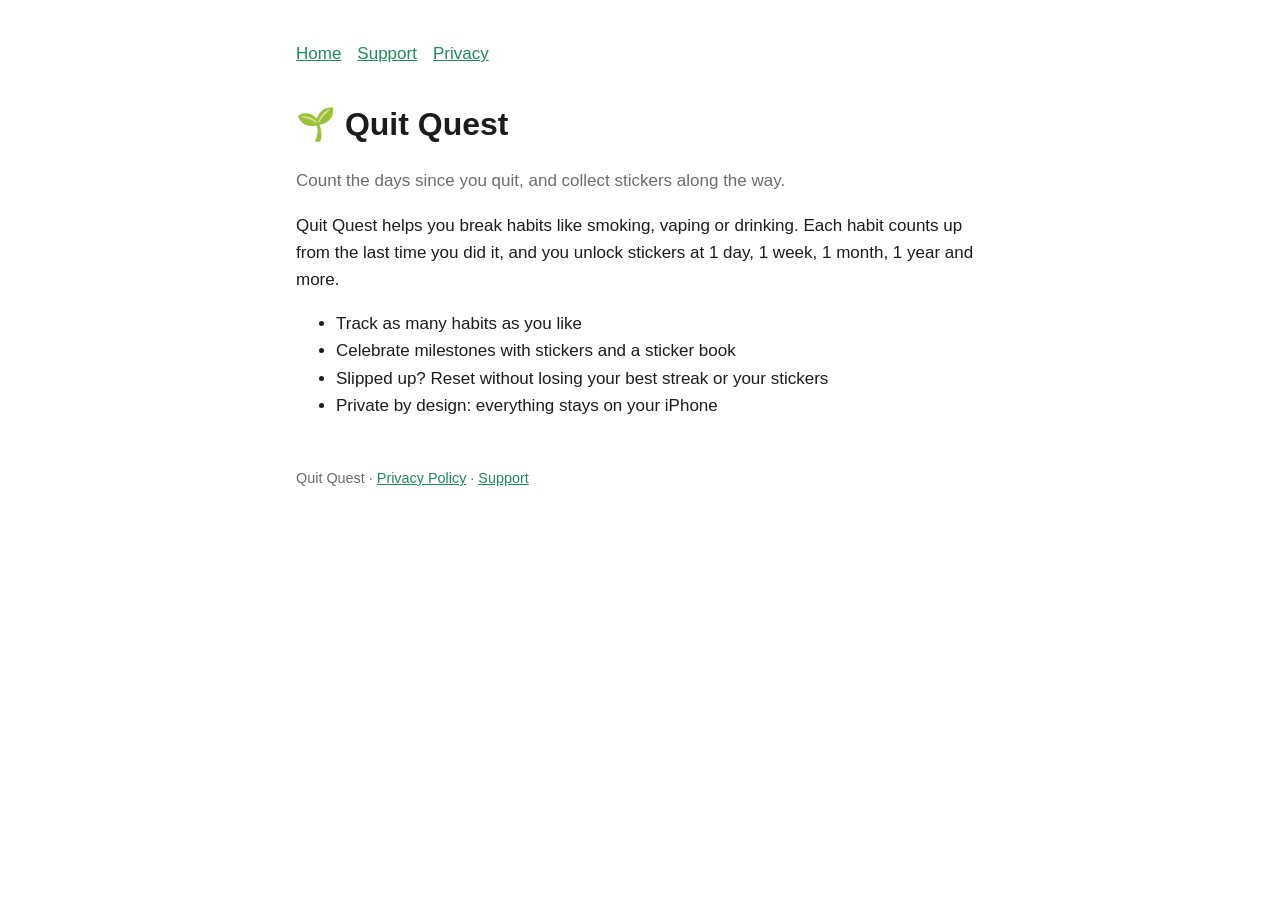
<file: docs/index.html>
<!doctype html>
<html lang="en">
<head>
  <meta charset="utf-8">
  <meta name="viewport" content="width=device-width, initial-scale=1">
  <title>Quit Quest</title>
  <link rel="stylesheet" href="style.css">
</head>
<body>
<main>
  <nav><a href="index.html">Home</a><a href="support.html">Support</a><a href="privacy.html">Privacy</a></nav>
  <h1>🌱 Quit Quest</h1>
  <p class="muted">Count the days since you quit, and collect stickers along the way.</p>
  <p>Quit Quest helps you break habits like smoking, vaping or drinking. Each habit counts up from the last time you did it, and you unlock stickers at 1 day, 1 week, 1 month, 1 year and more.</p>
  <ul>
    <li>Track as many habits as you like</li>
    <li>Celebrate milestones with stickers and a sticker book</li>
    <li>Slipped up? Reset without losing your best streak or your stickers</li>
    <li>Private by design: everything stays on your iPhone</li>
  </ul>
  <footer>Quit Quest · <a href="privacy.html">Privacy Policy</a> · <a href="support.html">Support</a></footer>
</main>
</body>
</html>
</file>
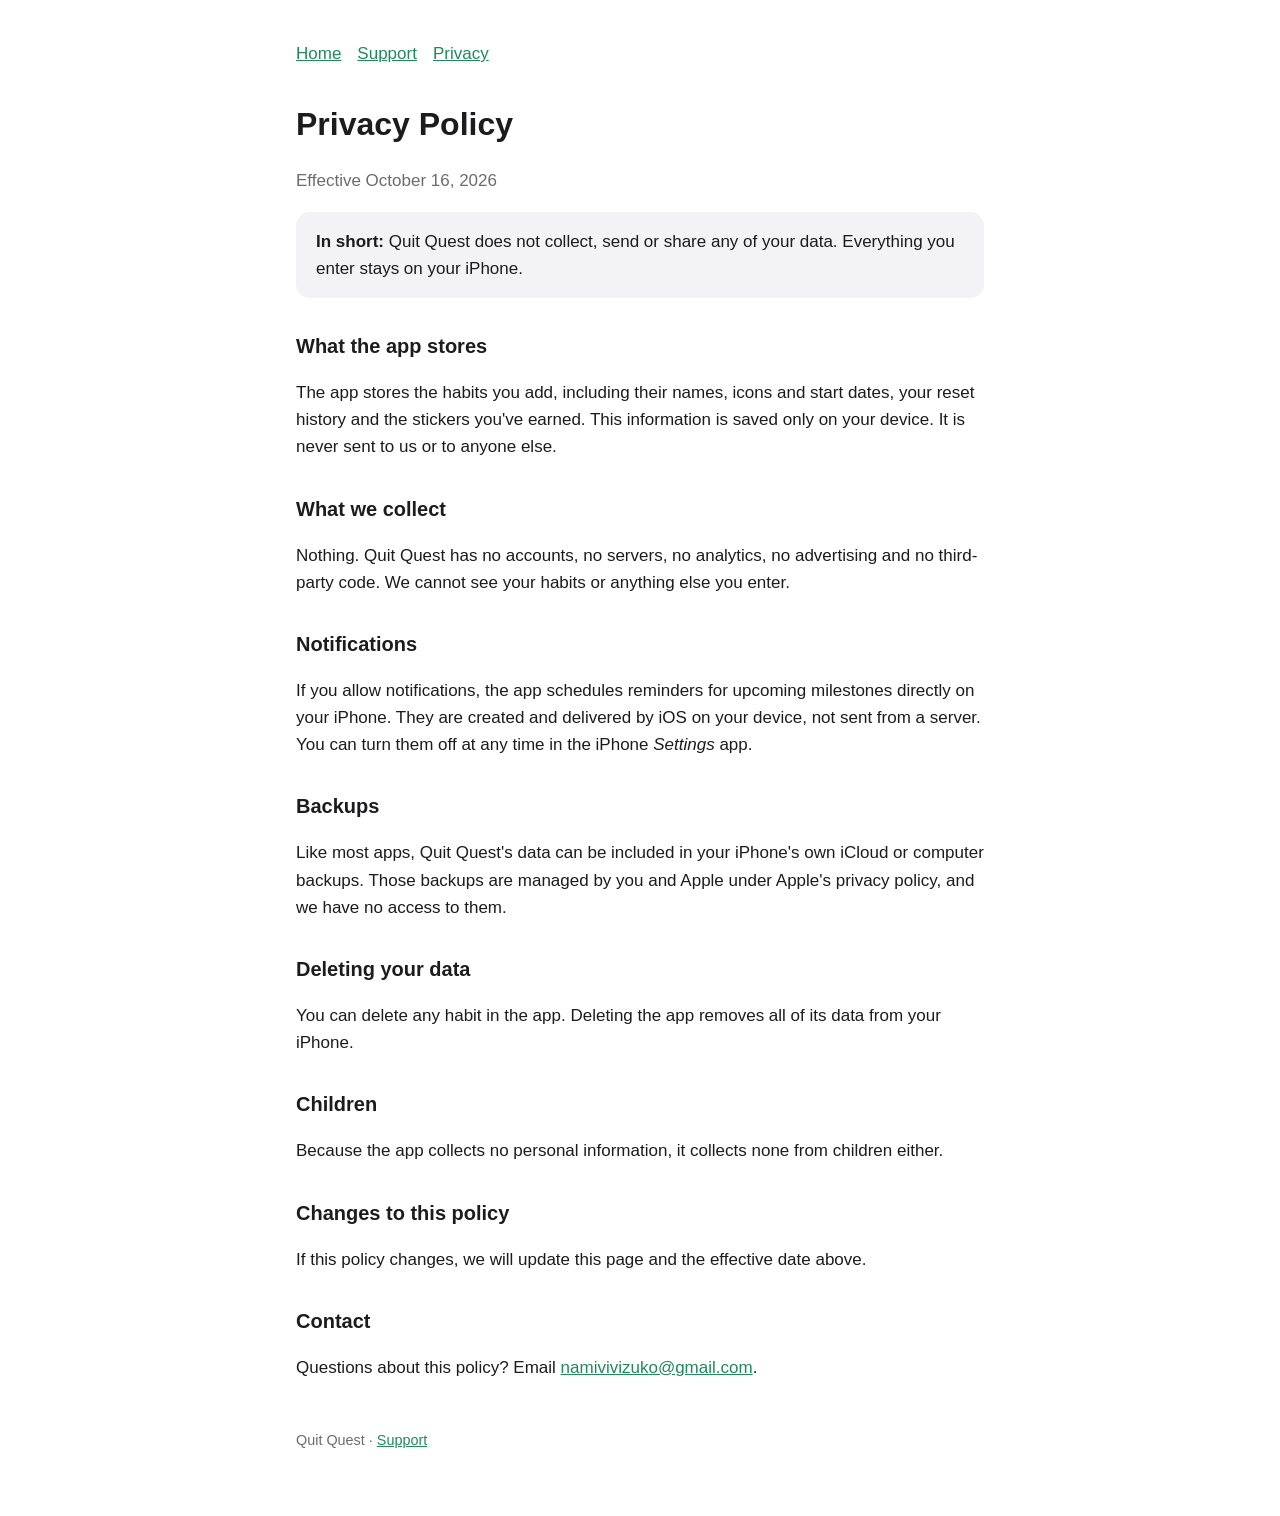
<file: docs/privacy.html>
<!doctype html>
<html lang="en">
<head>
  <meta charset="utf-8">
  <meta name="viewport" content="width=device-width, initial-scale=1">
  <title>Quit Quest Privacy Policy</title>
  <link rel="stylesheet" href="style.css">
</head>
<body>
<main>
  <nav><a href="index.html">Home</a><a href="support.html">Support</a><a href="privacy.html">Privacy</a></nav>
  <h1>Privacy Policy</h1>
  <p class="muted">Effective October 16, 2026</p>

  <div class="card">
    <strong>In short:</strong> Quit Quest does not collect, send or share any of your data. Everything you enter stays on your iPhone.
  </div>

  <h2>What the app stores</h2>
  <p>The app stores the habits you add, including their names, icons and start dates, your reset history and the stickers you've earned. This information is saved only on your device. It is never sent to us or to anyone else.</p>

  <h2>What we collect</h2>
  <p>Nothing. Quit Quest has no accounts, no servers, no analytics, no advertising and no third-party code. We cannot see your habits or anything else you enter.</p>

  <h2>Notifications</h2>
  <p>If you allow notifications, the app schedules reminders for upcoming milestones directly on your iPhone. They are created and delivered by iOS on your device, not sent from a server. You can turn them off at any time in the iPhone <em>Settings</em> app.</p>

  <h2>Backups</h2>
  <p>Like most apps, Quit Quest's data can be included in your iPhone's own iCloud or computer backups. Those backups are managed by you and Apple under Apple's privacy policy, and we have no access to them.</p>

  <h2>Deleting your data</h2>
  <p>You can delete any habit in the app. Deleting the app removes all of its data from your iPhone.</p>

  <h2>Children</h2>
  <p>Because the app collects no personal information, it collects none from children either.</p>

  <h2>Changes to this policy</h2>
  <p>If this policy changes, we will update this page and the effective date above.</p>

  <h2>Contact</h2>
  <p>Questions about this policy? Email <a href="mailto:namivivizuko@gmail.com">namivivizuko@gmail.com</a>.</p>

  <footer>Quit Quest · <a href="support.html">Support</a></footer>
</main>
</body>
</html>
</file>
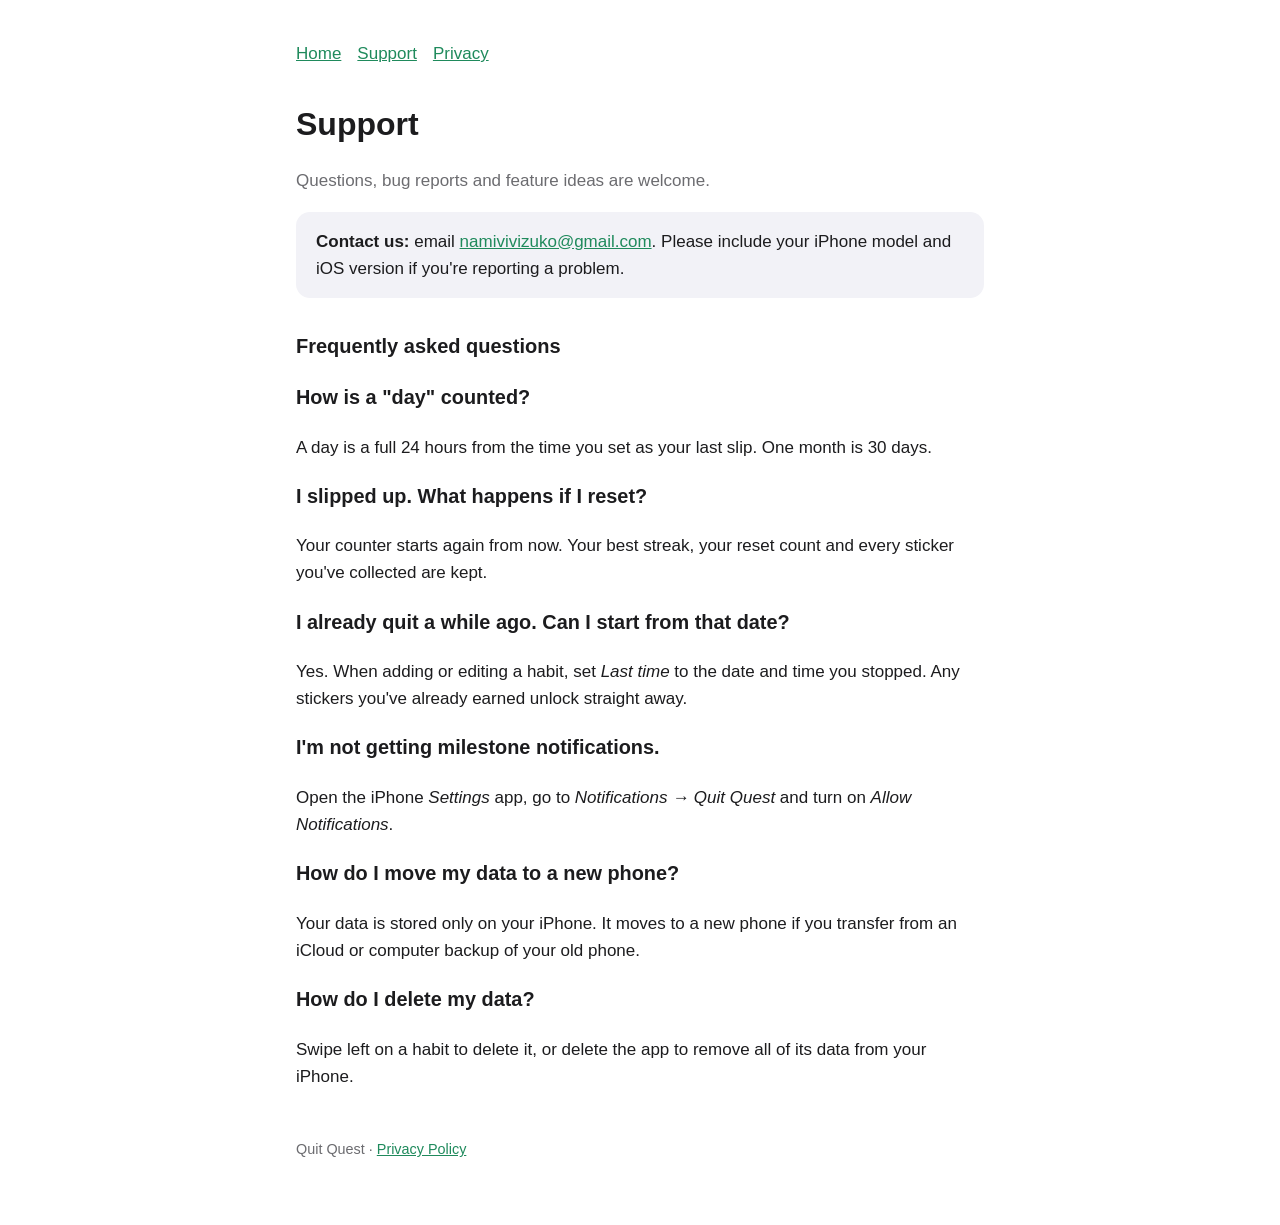
<file: docs/support.html>
<!doctype html>
<html lang="en">
<head>
  <meta charset="utf-8">
  <meta name="viewport" content="width=device-width, initial-scale=1">
  <title>Quit Quest Support</title>
  <link rel="stylesheet" href="style.css">
</head>
<body>
<main>
  <nav><a href="index.html">Home</a><a href="support.html">Support</a><a href="privacy.html">Privacy</a></nav>
  <h1>Support</h1>
  <p class="muted">Questions, bug reports and feature ideas are welcome.</p>

  <div class="card">
    <strong>Contact us:</strong> email <a href="mailto:namivivizuko@gmail.com">namivivizuko@gmail.com</a>.
    Please include your iPhone model and iOS version if you're reporting a problem.
  </div>

  <h2>Frequently asked questions</h2>

  <h3>How is a "day" counted?</h3>
  <p>A day is a full 24 hours from the time you set as your last slip. One month is 30 days.</p>

  <h3>I slipped up. What happens if I reset?</h3>
  <p>Your counter starts again from now. Your best streak, your reset count and every sticker you've collected are kept.</p>

  <h3>I already quit a while ago. Can I start from that date?</h3>
  <p>Yes. When adding or editing a habit, set <em>Last time</em> to the date and time you stopped. Any stickers you've already earned unlock straight away.</p>

  <h3>I'm not getting milestone notifications.</h3>
  <p>Open the iPhone <em>Settings</em> app, go to <em>Notifications → Quit Quest</em> and turn on <em>Allow Notifications</em>.</p>

  <h3>How do I move my data to a new phone?</h3>
  <p>Your data is stored only on your iPhone. It moves to a new phone if you transfer from an iCloud or computer backup of your old phone.</p>

  <h3>How do I delete my data?</h3>
  <p>Swipe left on a habit to delete it, or delete the app to remove all of its data from your iPhone.</p>

  <footer>Quit Quest · <a href="privacy.html">Privacy Policy</a></footer>
</main>
</body>
</html>
</file>
<file: docs/style.css>
:root {
  --bg: #ffffff;
  --text: #1c1c1e;
  --muted: #6c6c70;
  --accent: #1f8a5c;
  --card: #f2f2f7;
}
@media (prefers-color-scheme: dark) {
  :root {
    --bg: #000000;
    --text: #f2f2f7;
    --muted: #a1a1a6;
    --accent: #3ccf8e;
    --card: #1c1c1e;
  }
}
* { box-sizing: border-box; }
body {
  margin: 0;
  background: var(--bg);
  color: var(--text);
  font: 17px/1.6 -apple-system, BlinkMacSystemFont, "Segoe UI", Roboto, sans-serif;
}
main { max-width: 720px; margin: 0 auto; padding: 40px 16px 64px; }
h1 { font-size: 2rem; margin: 0 0 4px; }
h2 { font-size: 1.25rem; margin-top: 32px; }
a { color: var(--accent); }
.muted { color: var(--muted); }
.card { background: var(--card); border-radius: 14px; padding: 16px 20px; margin: 16px 0; }
nav { display: flex; gap: 16px; margin-bottom: 32px; }
footer { margin-top: 48px; font-size: 0.9rem; color: var(--muted); }
</file>
